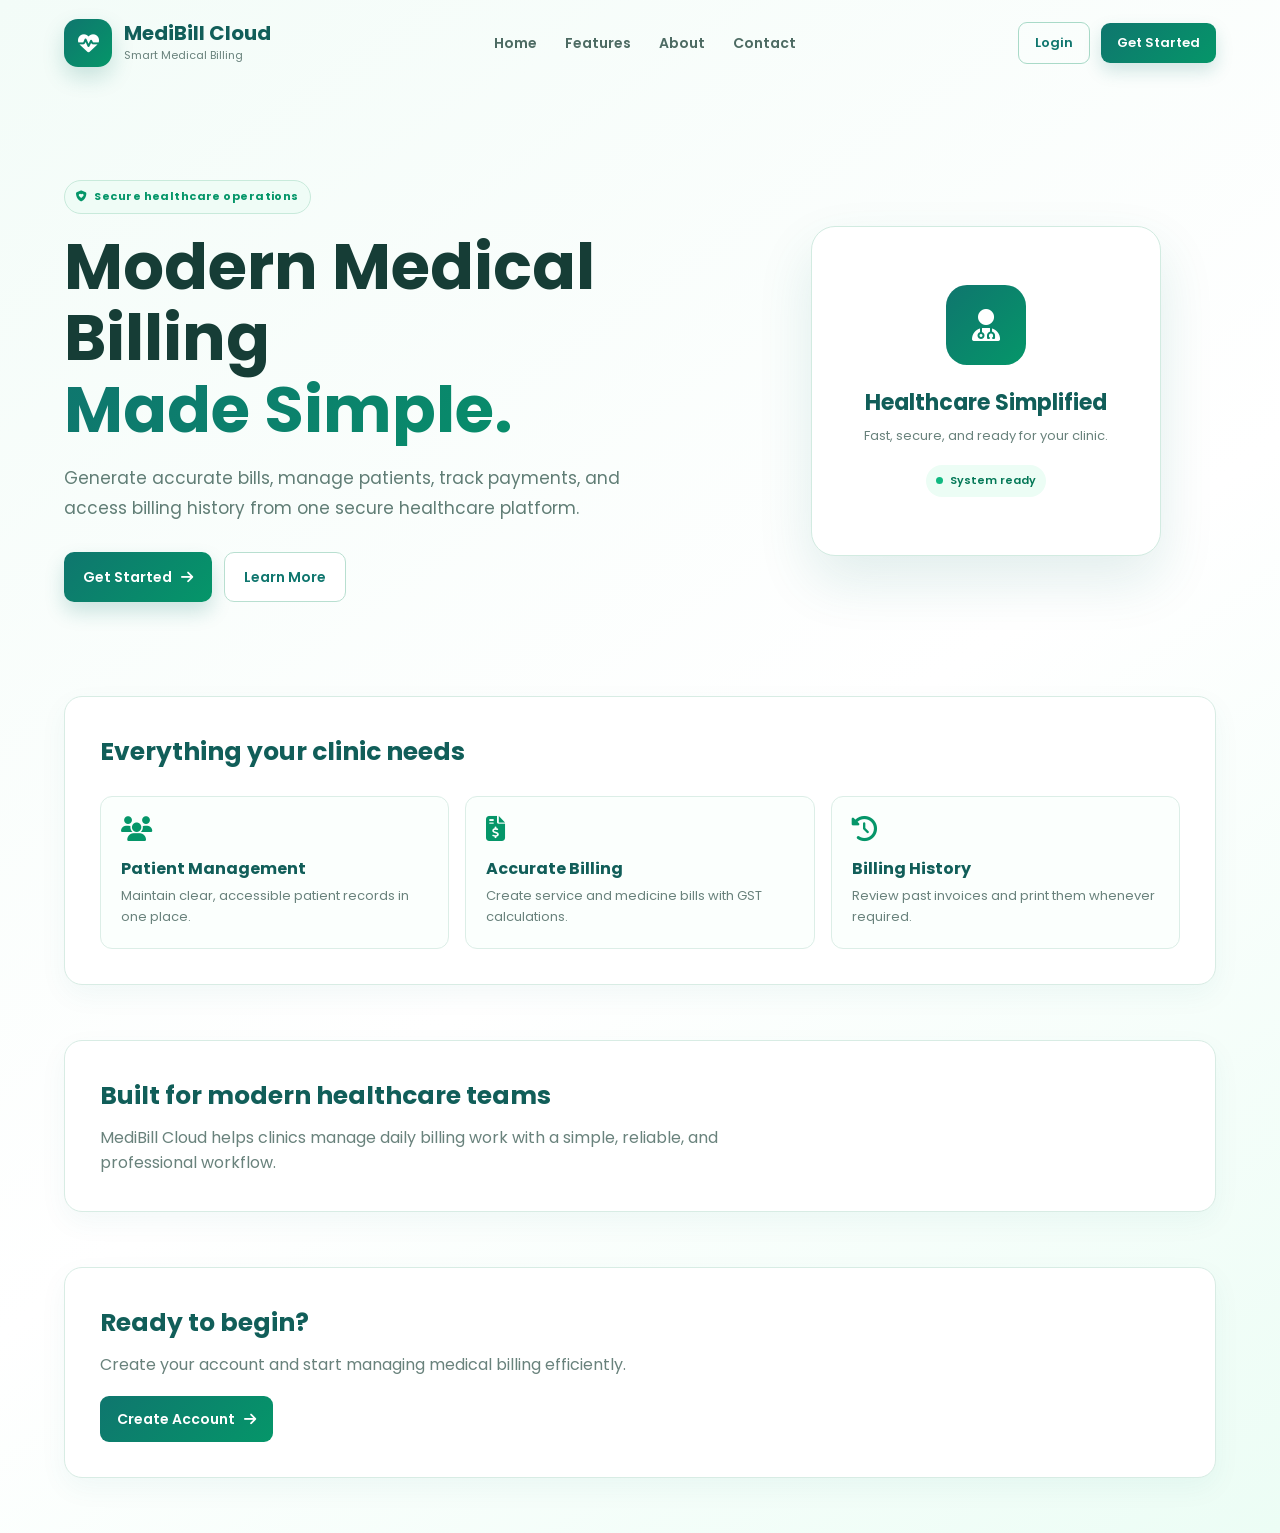
<file: html/index.html>
<!DOCTYPE html>
<html lang="en">
<head>
    <meta charset="UTF-8">
    <meta name="viewport" content="width=device-width, initial-scale=1.0">
    <meta name="description" content="MediBill Cloud – secure medical billing and patient management.">
    <title>MediBill Cloud | Medical Billing Made Simple</title>

    <link rel="preconnect" href="https://fonts.googleapis.com">
    <link rel="preconnect" href="https://fonts.gstatic.com" crossorigin>
    <link href="https://fonts.googleapis.com/css2?family=Poppins:wght@300;400;500;600;700;800&display=swap" rel="stylesheet">

    <link rel="stylesheet" href="https://cdnjs.cloudflare.com/ajax/libs/font-awesome/6.7.2/css/all.min.css">
    <link rel="stylesheet" href="../css/main.css">
    <link rel="stylesheet" href="../css/index.css">
</head>

<body>
    <header>
        <nav class="navbar" aria-label="Main navigation">
            <a class="logo" href="index.html" aria-label="MediBill Cloud home">
                <span class="logo-box">
                    <i class="fa-solid fa-heart-pulse"></i>
                </span>

                <span>
                    <h2>MediBill Cloud</h2>
                    <p>Smart Medical Billing</p>
                </span>
            </a>

            <ul>
                <li><a href="#home">Home</a></li>
                <li><a href="#features">Features</a></li>
                <li><a href="#about">About</a></li>
                <li><a href="#contact">Contact</a></li>
            </ul>

            <div class="nav-buttons">
                <a href="login.html" class="login-btn">Login</a>
                <a href="register.html" class="demo-btn">Get Started</a>
            </div>
        </nav>
    </header>

    <main>
        <section class="hero" id="home">
            <div class="hero-left">
                <p class="eyebrow">
                    <i class="fa-solid fa-shield-heart"></i>
                    Secure healthcare operations
                </p>

                <h1>
                    Modern Medical Billing
                    <span>Made Simple.</span>
                </h1>

                <p>
                    Generate accurate bills, manage patients, track payments,
                    and access billing history from one secure healthcare platform.
                </p>

                <div class="hero-buttons">
                    <a href="register.html" class="primary">
                        Get Started
                        <i class="fa-solid fa-arrow-right"></i>
                    </a>

                    <a href="#features" class="secondary">
                        Learn More
                    </a>
                </div>
            </div>

            <div class="hero-right" aria-hidden="true">
                <div class="hero-card">
                    <div class="icon">
                        <i class="fa-solid fa-user-doctor"></i>
                    </div>

                    <h3>Healthcare Simplified</h3>
                    <p>Fast, secure, and ready for your clinic.</p>

                    <div class="hero-card-status">
                        <span></span>
                        System ready
                    </div>
                </div>
            </div>
        </section>

        <section id="features" class="home-section">
            <h2>Everything your clinic needs</h2>

            <div class="feature-grid">
                <article class="feature-card">
                    <i class="fa-solid fa-users"></i>
                    <h3>Patient Management</h3>
                    <p>Maintain clear, accessible patient records in one place.</p>
                </article>

                <article class="feature-card">
                    <i class="fa-solid fa-file-invoice-dollar"></i>
                    <h3>Accurate Billing</h3>
                    <p>Create service and medicine bills with GST calculations.</p>
                </article>

                <article class="feature-card">
                    <i class="fa-solid fa-clock-rotate-left"></i>
                    <h3>Billing History</h3>
                    <p>Review past invoices and print them whenever required.</p>
                </article>
            </div>
        </section>

        <section id="about" class="home-section">
            <h2>Built for modern healthcare teams</h2>
            <p>
                MediBill Cloud helps clinics manage daily billing work with a simple,
                reliable, and professional workflow.
            </p>
        </section>

        <section id="contact" class="home-section">
            <h2>Ready to begin?</h2>
            <p>Create your account and start managing medical billing efficiently.</p>
            <a href="register.html" class="primary">
                Create Account
                <i class="fa-solid fa-arrow-right"></i>
            </a>
        </section>
    </main>
</body>
</html>
</file>
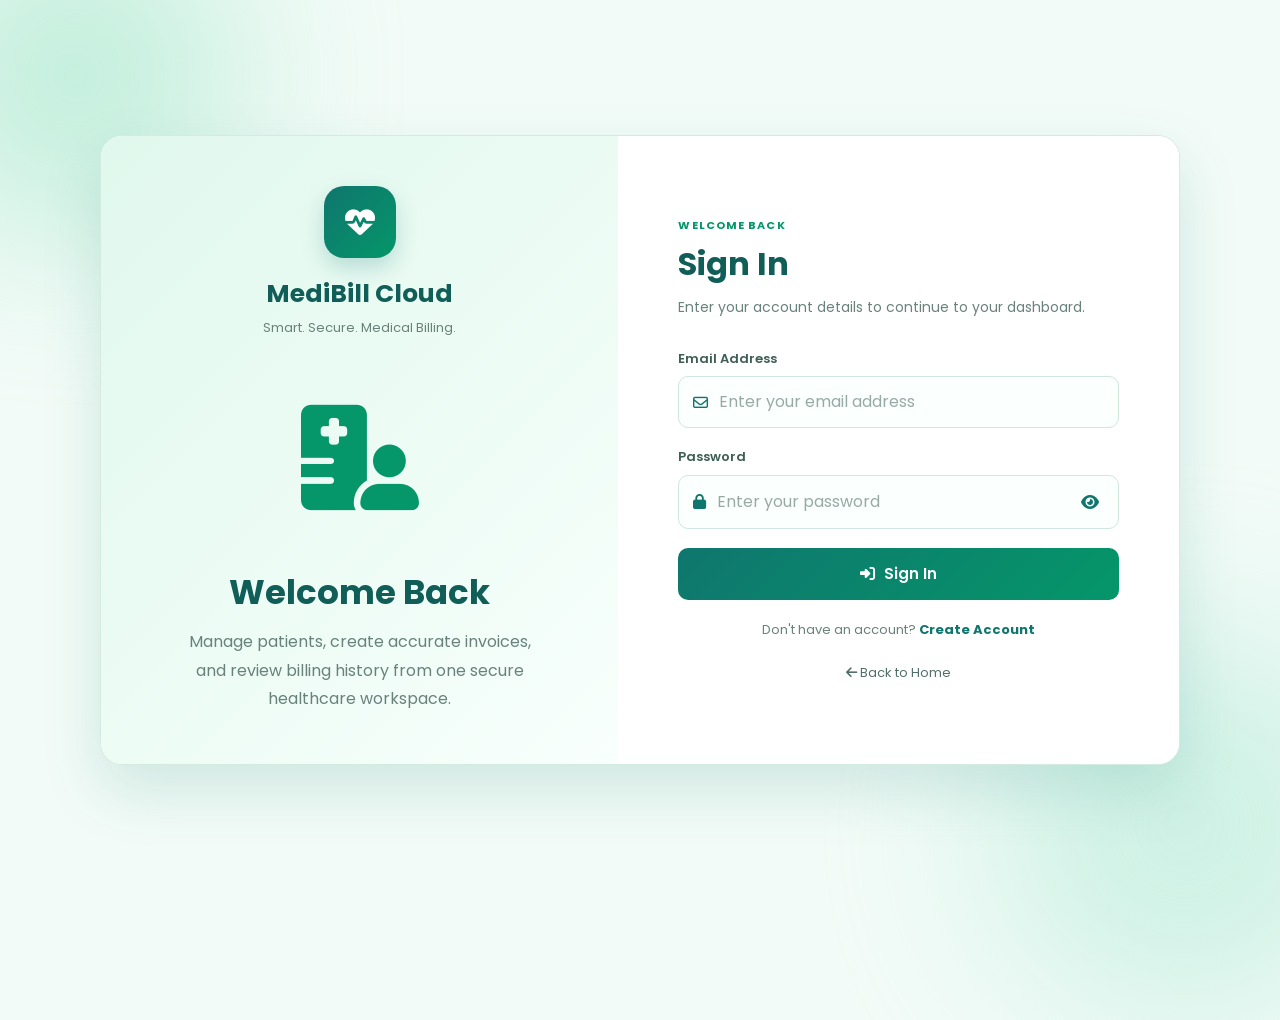
<file: html/dashboard.html>
<!DOCTYPE html>
<html lang="en">
<head>
    <meta charset="UTF-8">
    <meta name="viewport" content="width=device-width, initial-scale=1.0">
    <meta name="description" content="MediBill Cloud dashboard for patients, billing, and invoice history.">
    <title>MediBill Cloud | Dashboard</title>

    <link rel="preconnect" href="https://fonts.googleapis.com">
    <link rel="preconnect" href="https://fonts.gstatic.com" crossorigin>
    <link href="https://fonts.googleapis.com/css2?family=Poppins:wght@300;400;500;600;700&display=swap" rel="stylesheet">

    <link rel="stylesheet" href="https://cdnjs.cloudflare.com/ajax/libs/font-awesome/6.7.2/css/all.min.css">
    <link rel="stylesheet" href="../css/main.css">
    <link rel="stylesheet" href="../css/dashboard.css">
</head>

<body>
    <aside class="sidebar">
        <div class="logo">
            <div class="logo-icon">
                <i class="fa-solid fa-heart-pulse"></i>
            </div>

            <div>
                <h2>MediBill</h2>
                <p>Healthcare</p>
            </div>
        </div>

        <nav aria-label="Main navigation">
            <ul class="menu">
                <li class="active">
                    <a href="dashboard.html">
                        <i class="fa-solid fa-house"></i>
                        <span>Dashboard</span>
                    </a>
                </li>

                <li>
                    <a href="patient.html">
                        <i class="fa-solid fa-user-group"></i>
                        <span>Patients</span>
                    </a>
                </li>

                <li>
                    <a href="billing.html">
                        <i class="fa-solid fa-file-invoice-dollar"></i>
                        <span>Billing</span>
                    </a>
                </li>

                <li>
                    <a href="History.html">
                        <i class="fa-solid fa-clock-rotate-left"></i>
                        <span>Billing History</span>
                    </a>
                </li>
            </ul>
        </nav>

        <div class="logout">
            <a href="login.html" id="logoutBtn">
                <i class="fa-solid fa-right-from-bracket"></i>
                <span>Sign out</span>
            </a>
        </div>
    </aside>

    <main class="main-content">
        <div class="dashboard-container">
            <header class="topbar">
                <div class="top-left">
                    <p class="eyebrow">OVERVIEW</p>
                    <h1>Dashboard</h1>
                    <p id="welcomeMessage">Welcome back</p>
                </div>

                <div class="profile">
                    <div class="profile-icon">
                        <i class="fa-solid fa-user-doctor"></i>
                    </div>

                    <div>
                        <h4 id="profileName">Loading...</h4>
                        <span>Medical Staff</span>
                    </div>
                </div>
            </header>

            <section class="welcome-banner">
                <div class="welcome-text">
                    <h2 id="greeting">Welcome</h2>

                    <p>
                        Manage patient records, create bills, and review invoice history
                        from one secure healthcare workspace.
                    </p>

                    <a href="billing.html" class="primary-btn">
                        Create Bill
                        <i class="fa-solid fa-arrow-right"></i>
                    </a>
                </div>

                <div class="welcome-image" aria-hidden="true">
                    <i class="fa-solid fa-hospital-user"></i>
                </div>
            </section>

            <section class="stats-grid">
                <article class="stat-card">
                    <div class="stat-icon patients">
                        <i class="fa-solid fa-user-group"></i>
                    </div>

                    <div>
                        <h2 id="totalPatients">0</h2>
                        <p>Total Patients</p>
                    </div>
                </article>

                <article class="stat-card">
                    <div class="stat-icon bills">
                        <i class="fa-solid fa-file-invoice-dollar"></i>
                    </div>

                    <div>
                        <h2 id="totalBills">0</h2>
                        <p>Total Bills</p>
                    </div>
                </article>

                <article class="stat-card">
                    <div class="stat-icon revenue">
                        <i class="fa-solid fa-indian-rupee-sign"></i>
                    </div>

                    <div>
                        <h2 id="totalRevenue">₹0</h2>
                        <p>Total Revenue</p>
                    </div>
                </article>

                <article class="stat-card">
                    <div class="stat-icon pending-icon">
                        <i class="fa-solid fa-circle-check"></i>
                    </div>

                    <div>
                        <h2 id="pendingBills">0</h2>
                        <p>Pending Bills</p>
                    </div>
                </article>
            </section>

            <section class="dashboard-grid">
                <article class="card">
                    <div class="card-heading">
                        <div>
                            <p class="eyebrow">SHORTCUTS</p>
                            <h3>Quick Actions</h3>
                        </div>
                    </div>

                    <div class="quick-actions">
                        <a href="patient.html" class="action-btn">
                            <i class="fa-solid fa-user-plus"></i>
                            <span>Add Patient</span>
                        </a>

                        <a href="billing.html" class="action-btn">
                            <i class="fa-solid fa-file-circle-plus"></i>
                            <span>Create Bill</span>
                        </a>

                        <a href="History.html" class="action-btn">
                            <i class="fa-solid fa-clock-rotate-left"></i>
                            <span>Billing History</span>
                        </a>
                    </div>
                </article>

                <article class="card">
                    <div class="card-heading">
                        <div>
                            <p class="eyebrow">PATIENTS</p>
                            <h3>Recent Patients</h3>
                        </div>

                        <a href="patient.html" class="text-link">View all</a>
                    </div>

                    <div class="table-wrap">
                        <table>
                            <thead>
                                <tr>
                                    <th>Name</th>
                                    <th>Age</th>
                                    <th>Condition</th>
                                </tr>
                            </thead>

                            <tbody id="recentPatients">
                                <tr>
                                    <td colspan="3" class="empty-state">
                                        Loading patients...
                                    </td>
                                </tr>
                            </tbody>
                        </table>
                    </div>
                </article>
            </section>

            <section class="card">
                <div class="card-heading">
                    <div>
                        <p class="eyebrow">INVOICES</p>
                        <h3>Recent Bills</h3>
                    </div>

                    <a href="History.html" class="text-link">View all</a>
                </div>

                <div class="table-wrap">
                    <table>
                        <thead>
                            <tr>
                                <th>Bill Number</th>
                                <th>Patient</th>
                                <th>Amount</th>
                                <th>Payment Status</th>
                            </tr>
                        </thead>

                        <tbody id="recentBills">
                            <tr>
                                <td colspan="4" class="empty-state">
                                    Loading billing records...
                                </td>
                            </tr>
                        </tbody>
                    </table>
                </div>
            </section>

            <footer class="footer">
                <p>&copy; 2026 MediBill Healthcare. All rights reserved.</p>
            </footer>
        </div>
    </main>

    <script src="../js/dashboard.js"></script>
</body>
</html>
</file>
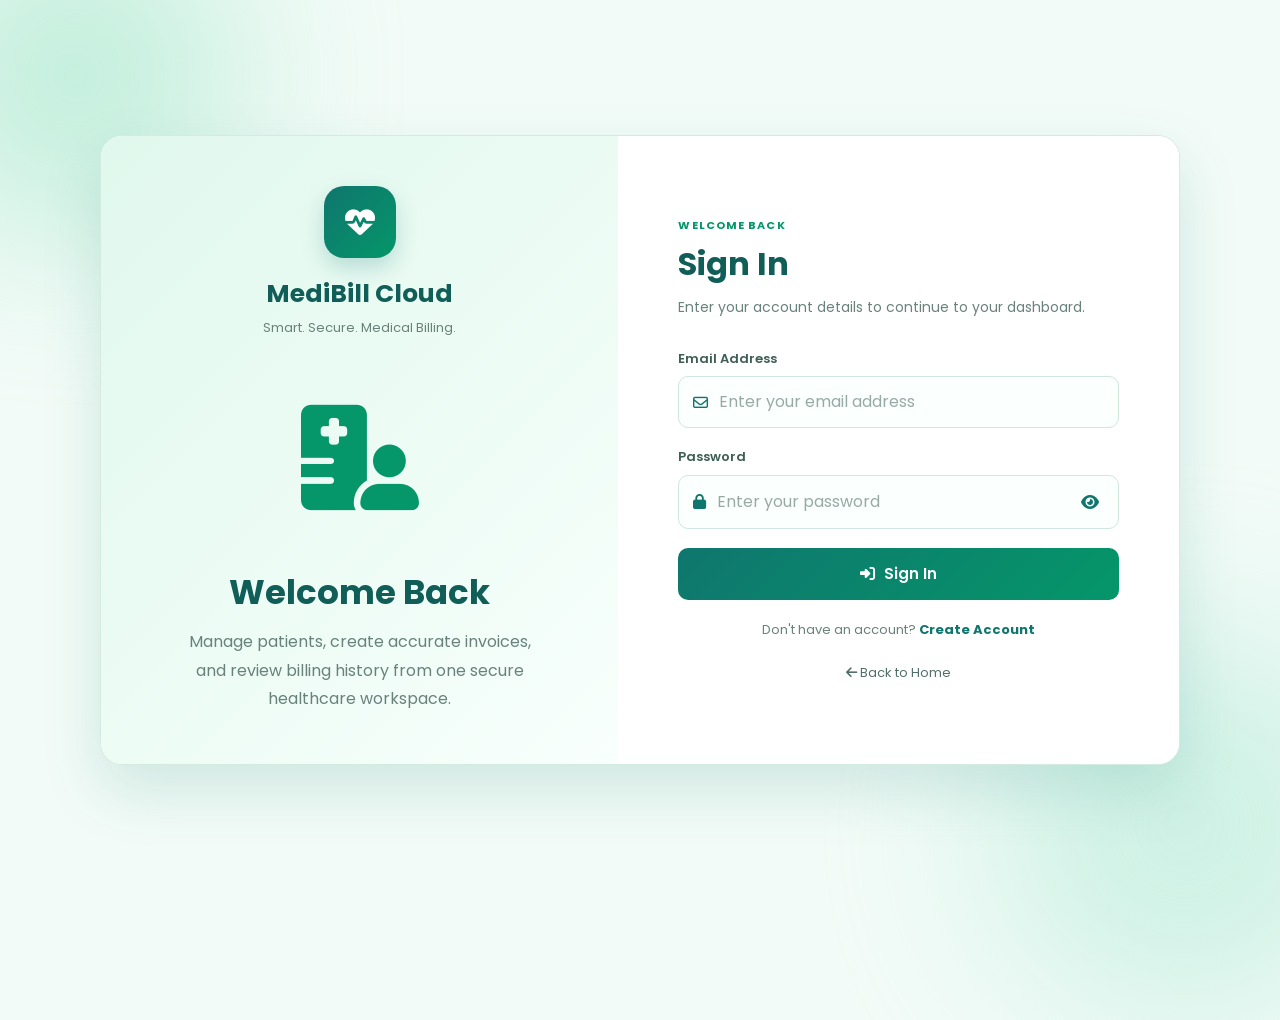
<file: html/login.html>
<!DOCTYPE html>
<html lang="en">
<head>
    <meta charset="UTF-8">
    <meta name="viewport" content="width=device-width, initial-scale=1.0">
    <meta name="description" content="Sign in to MediBill Cloud.">
    <title>MediBill Cloud | Sign In</title>

    <link rel="preconnect" href="https://fonts.googleapis.com">
    <link rel="preconnect" href="https://fonts.gstatic.com" crossorigin>
    <link href="https://fonts.googleapis.com/css2?family=Poppins:wght@300;400;500;600;700&display=swap" rel="stylesheet">

    <link rel="stylesheet" href="https://cdnjs.cloudflare.com/ajax/libs/font-awesome/6.7.2/css/all.min.css">
    <link rel="stylesheet" href="../css/main.css">
    <link rel="stylesheet" href="../css/login.css">
</head>

<body class="auth-page">
    <div class="blob blob1"></div>
    <div class="blob blob2"></div>

    <main class="login-container">
        <section class="left-panel">
            <div class="brand">
                <div class="brand-icon">
                    <i class="fa-solid fa-heart-pulse"></i>
                </div>

                <h2>MediBill Cloud</h2>
                <p>Smart. Secure. Medical Billing.</p>
            </div>

            <div class="illustration" aria-hidden="true">
                <i class="fa-solid fa-hospital-user"></i>
            </div>

            <h1>Welcome Back</h1>

            <p>
                Manage patients, create accurate invoices, and review billing
                history from one secure healthcare workspace.
            </p>
        </section>

        <section class="right-panel">
            <p class="auth-eyebrow">WELCOME BACK</p>
            <h2>Sign In</h2>

            <p class="subtitle">
                Enter your account details to continue to your dashboard.
            </p>

            <form id="loginForm">
                <div class="input-group">
                    <label for="email">Email Address</label>

                    <div class="input-box">
                        <i class="fa-regular fa-envelope"></i>

                        <input
                            type="email"
                            id="email"
                            placeholder="Enter your email address"
                            autocomplete="email"
                            required>
                    </div>
                </div>

                <div class="input-group">
                    <label for="password">Password</label>

                    <div class="input-box">
                        <i class="fa-solid fa-lock"></i>

                        <input
                            type="password"
                            id="password"
                            placeholder="Enter your password"
                            autocomplete="current-password"
                            required>

                        <button
                            type="button"
                            class="togglePassword"
                            aria-label="Show or hide password">
                            <i class="fa-solid fa-eye"></i>
                        </button>
                    </div>
                </div>

                <button type="submit" class="login-btn">
                    <i class="fa-solid fa-right-to-bracket"></i>
                    Sign In
                </button>
            </form>

            <p class="register-text">
                Don't have an account?
                <a href="register.html">Create Account</a>
            </p>

            <a href="index.html" class="back-home">
                <i class="fa-solid fa-arrow-left"></i>
                Back to Home
            </a>
        </section>
    </main>

    <script src="../js/auth.js"></script>
</body>
</html>
</file>
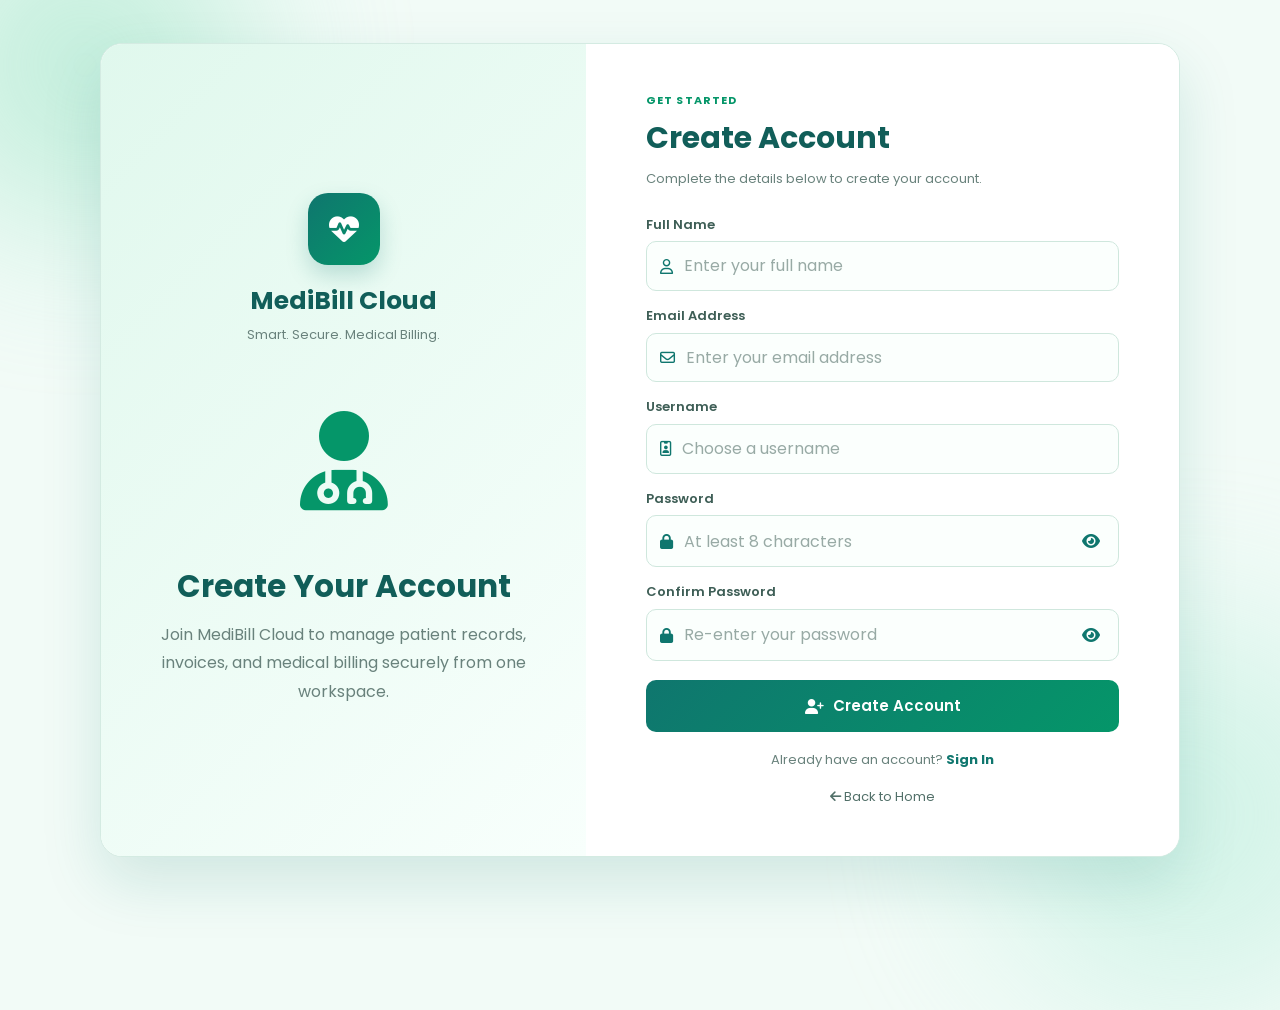
<file: html/register.html>
<!DOCTYPE html>
<html lang="en">
<head>
    <meta charset="UTF-8">
    <meta name="viewport" content="width=device-width, initial-scale=1.0">
    <meta name="description" content="Create a MediBill Cloud account.">
    <title>MediBill Cloud | Create Account</title>

    <link rel="preconnect" href="https://fonts.googleapis.com">
    <link rel="preconnect" href="https://fonts.gstatic.com" crossorigin>
    <link href="https://fonts.googleapis.com/css2?family=Poppins:wght@300;400;500;600;700&display=swap" rel="stylesheet">

    <link rel="stylesheet" href="https://cdnjs.cloudflare.com/ajax/libs/font-awesome/6.7.2/css/all.min.css">
    <link rel="stylesheet" href="../css/main.css">
    <link rel="stylesheet" href="../css/register.css">
</head>

<body class="register-page">
    <div class="blob blob1"></div>
    <div class="blob blob2"></div>

    <main class="register-container">
        <section class="left-panel">
            <div class="brand">
                <div class="brand-icon">
                    <i class="fa-solid fa-heart-pulse"></i>
                </div>

                <h1>MediBill Cloud</h1>
                <p>Smart. Secure. Medical Billing.</p>
            </div>

            <div class="register-illustration" aria-hidden="true">
                <i class="fa-solid fa-user-doctor"></i>
            </div>

            <h2>Create Your Account</h2>

            <p>
                Join MediBill Cloud to manage patient records, invoices,
                and medical billing securely from one workspace.
            </p>
        </section>

        <section class="right-panel">
            <form id="registerForm">
                <p class="auth-eyebrow">GET STARTED</p>
                <h2>Create Account</h2>

                <p class="subtitle">
                    Complete the details below to create your account.
                </p>

                <div class="input-group">
                    <label for="fullName">Full Name</label>

                    <div class="input-box">
                        <i class="fa-regular fa-user"></i>

                        <input
                            type="text"
                            id="fullName"
                            placeholder="Enter your full name"
                            maxlength="100"
                            autocomplete="name"
                            required>
                    </div>
                </div>

                <div class="input-group">
                    <label for="email">Email Address</label>

                    <div class="input-box">
                        <i class="fa-regular fa-envelope"></i>

                        <input
                            type="email"
                            id="email"
                            placeholder="Enter your email address"
                            maxlength="254"
                            autocomplete="email"
                            required>
                    </div>
                </div>

                <div class="input-group">
                    <label for="username">Username</label>

                    <div class="input-box">
                        <i class="fa-regular fa-id-badge"></i>

                        <input
                            type="text"
                            id="username"
                            placeholder="Choose a username"
                            maxlength="50"
                            autocomplete="username"
                            required>
                    </div>
                </div>

                <div class="input-group">
                    <label for="password">Password</label>

                    <div class="input-box">
                        <i class="fa-solid fa-lock"></i>

                        <input
                            type="password"
                            id="password"
                            placeholder="At least 8 characters"
                            minlength="8"
                            autocomplete="new-password"
                            required>

                        <button
                            type="button"
                            class="togglePassword"
                            aria-label="Show or hide password">
                            <i class="fa-solid fa-eye"></i>
                        </button>
                    </div>
                </div>

                <div class="input-group">
                    <label for="confirmPassword">Confirm Password</label>

                    <div class="input-box">
                        <i class="fa-solid fa-lock"></i>

                        <input
                            type="password"
                            id="confirmPassword"
                            placeholder="Re-enter your password"
                            minlength="8"
                            autocomplete="new-password"
                            required>

                        <button
                            type="button"
                            class="togglePassword"
                            aria-label="Show or hide password">
                            <i class="fa-solid fa-eye"></i>
                        </button>
                    </div>
                </div>

                <button type="submit" class="register-btn">
                    <i class="fa-solid fa-user-plus"></i>
                    Create Account
                </button>

                <p class="login-link">
                    Already have an account?
                    <a href="login.html">Sign In</a>
                </p>

                <a href="index.html" class="back-home">
                    <i class="fa-solid fa-arrow-left"></i>
                    Back to Home
                </a>
            </form>
        </section>
    </main>

    <script src="../js/auth.js"></script>
</body>
</html>
</file>
<file: css/main.css>
:root {
    --teal-900: #115e59;
    --teal-700: #0f766e;
    --teal-600: #0d9488;
    --emerald-600: #059669;
    --emerald-100: #d1fae5;
    --mint-50: #f0fdfa;
    --mint-100: #ecfdf5;
    --surface: #ffffff;
    --background: #f4fbf9;
    --text: #173b36;
    --muted: #69827c;
    --border: #d9ebe6;
    --danger: #b91c1c;
}

* {
    margin: 0;
    padding: 0;
    box-sizing: border-box;
    font-family: "Poppins", sans-serif;
}

html {
    scroll-behavior: smooth;
}

body {
    min-height: 100vh;
    background: var(--background);
    color: var(--text);
    line-height: 1.6;
    overflow-x: hidden;
}

a {
    color: inherit;
    text-decoration: none;
}

button,
input,
select,
textarea {
    font: inherit;
}

button {
    border: none;
    cursor: pointer;
}

img {
    display: block;
    max-width: 100%;
}

/* Shared buttons */

.primary-btn {
    display: inline-flex;
    align-items: center;
    justify-content: center;
    gap: 9px;
    padding: 13px 20px;
    border: none;
    border-radius: 10px;
    background: linear-gradient(135deg, var(--teal-700), var(--emerald-600));
    color: #ffffff;
    font-size: 14px;
    font-weight: 600;
    box-shadow: 0 8px 18px rgba(15, 118, 110, 0.2);
    transition: 0.25s ease;
}

.primary-btn:hover {
    background: linear-gradient(135deg, var(--teal-900), var(--teal-600));
    box-shadow: 0 12px 24px rgba(15, 118, 110, 0.28);
    transform: translateY(-2px);
}

.primary-btn:disabled {
    cursor: not-allowed;
    opacity: 0.65;
    transform: none;
}

.secondary-btn {
    display: inline-flex;
    align-items: center;
    justify-content: center;
    gap: 9px;
    padding: 13px 20px;
    border: 1px solid var(--border);
    border-radius: 10px;
    background: #ffffff;
    color: var(--teal-900);
    font-weight: 600;
    transition: 0.25s ease;
}

.secondary-btn:hover {
    border-color: var(--teal-600);
    background: var(--mint-50);
}

/* Sidebar */

.sidebar {
    position: fixed;
    top: 0;
    left: 0;
    z-index: 10;
    width: 260px;
    height: 100vh;
    padding: 24px 16px;
    display: flex;
    flex-direction: column;
    background: linear-gradient(180deg, #ffffff 0%, #ecfdf5 100%);
    border-right: 1px solid var(--border);
    box-shadow: 8px 0 24px rgba(15, 118, 110, 0.06);
}

.logo {
    display: flex;
    align-items: center;
    gap: 12px;
    margin-bottom: 28px;
    padding: 0 10px;
}

.logo-icon {
    width: 44px;
    height: 44px;
    display: grid;
    place-items: center;
    border-radius: 13px;
    background: linear-gradient(135deg, var(--teal-700), var(--emerald-600));
    color: #ffffff;
    font-size: 20px;
    box-shadow: 0 8px 16px rgba(15, 118, 110, 0.18);
}

.logo h2 {
    font-size: 20px;
    line-height: 1.2;
    color: var(--teal-900);
}

.logo p {
    margin-top: 2px;
    color: var(--muted);
    font-size: 12px;
}

.menu {
    flex: 1;
    list-style: none;
}

.menu li {
    margin-bottom: 6px;
}

.menu li a,
.logout a {
    display: flex;
    align-items: center;
    gap: 13px;
    padding: 12px 14px;
    border-radius: 10px;
    color: #4f6b64;
    font-size: 14px;
    font-weight: 600;
    transition: 0.25s ease;
}

.menu li a i,
.logout a i {
    width: 20px;
    text-align: center;
    font-size: 16px;
}

.menu li a:hover,
.menu li.active a {
    background: var(--emerald-100);
    color: var(--teal-900);
}

.menu li.active a {
    box-shadow: inset 3px 0 0 var(--emerald-600);
}

.logout {
    margin-top: auto;
    padding-top: 16px;
    border-top: 1px solid var(--border);
}

.logout a:hover {
    background: #fef2f2;
    color: var(--danger);
}

/* Main area */

.main-content {
    min-height: 100vh;
    margin-left: 260px;
    padding: 34px;
}

.dashboard-container {
    width: 100%;
    max-width: 1400px;
    margin: 0 auto;
}

.page-header,
.topbar {
    display: flex;
    justify-content: space-between;
    align-items: center;
    gap: 20px;
    margin-bottom: 24px;
}

.page-header h1,
.top-left h1 {
    margin: 3px 0 5px;
    color: var(--teal-900);
    font-size: 30px;
}

.page-header > div > p:last-child,
.top-left > p {
    color: var(--muted);
    font-size: 14px;
}

.eyebrow {
    color: var(--emerald-600);
    font-size: 11px;
    font-weight: 700;
    letter-spacing: 0.1em;
}

/* Cards and tables */

.card,
.topbar {
    padding: 24px;
    background: var(--surface);
    border: 1px solid var(--border);
    border-radius: 16px;
    box-shadow: 0 8px 24px rgba(15, 118, 110, 0.06);
}

.card {
    margin-bottom: 24px;
}

.card h3 {
    color: var(--teal-900);
    font-size: 19px;
}

.card-heading {
    display: flex;
    align-items: center;
    justify-content: space-between;
    gap: 16px;
    margin-bottom: 18px;
}

.text-link {
    color: var(--teal-700);
    font-size: 13px;
    font-weight: 600;
}

.text-link:hover {
    color: var(--emerald-600);
    text-decoration: underline;
}

.table-wrap {
    width: 100%;
    overflow-x: auto;
}

table {
    width: 100%;
    border-collapse: collapse;
}

thead {
    background: #effaf6;
}

th {
    padding: 13px;
    color: #477169;
    font-size: 11px;
    font-weight: 700;
    letter-spacing: 0.04em;
    text-align: left;
    text-transform: uppercase;
    white-space: nowrap;
}

td {
    padding: 13px;
    border-bottom: 1px solid #e7f2ef;
    color: #4c6861;
    font-size: 14px;
}

tbody tr:hover td {
    background: #fbfffd;
}

.empty-state {
    padding: 30px !important;
    color: var(--muted);
    text-align: center;
}

/* Forms */

.form-grid {
    display: grid;
    grid-template-columns: repeat(2, minmax(0, 1fr));
    gap: 18px;
}

.form-group {
    display: flex;
    flex-direction: column;
    gap: 7px;
}

.full-width {
    grid-column: 1 / -1;
}

.form-group label {
    color: #3e5e56;
    font-size: 13px;
    font-weight: 600;
}

input,
select,
textarea {
    width: 100%;
    padding: 11px 12px;
    border: 1px solid #cce4dd;
    border-radius: 9px;
    outline: none;
    background: #ffffff;
    color: var(--text);
    transition: 0.2s ease;
}

input::placeholder,
textarea::placeholder {
    color: #98aaa5;
}

input:focus,
select:focus,
textarea:focus {
    border-color: var(--teal-600);
    box-shadow: 0 0 0 3px rgba(13, 148, 136, 0.14);
}

textarea {
    resize: vertical;
}

.form-buttons {
    display: flex;
    flex-wrap: wrap;
    gap: 12px;
    margin-top: 24px;
}

/* Search */

.search-box {
    display: flex;
    align-items: center;
    gap: 9px;
    min-width: 250px;
    padding: 0 12px;
    border: 1px solid var(--border);
    border-radius: 9px;
    background: #ffffff;
    color: var(--teal-700);
}

.search-box input {
    padding-left: 0;
    border: none;
    box-shadow: none;
}

/* Footer */

.footer {
    margin-top: 28px;
    padding: 18px;
    color: var(--muted);
    font-size: 13px;
    text-align: center;
}

/* Responsive */

@media (max-width: 900px) {
    .sidebar {
        position: relative;
        width: 100%;
        height: auto;
    }

    .main-content {
        margin-left: 0;
        padding: 20px;
    }

    .menu {
        display: flex;
        flex-wrap: wrap;
        gap: 5px;
    }

    .menu li {
        margin: 0;
    }

    .logout {
        display: none;
    }
}

@media (max-width: 650px) {
    .page-header,
    .topbar,
    .card-heading {
        align-items: flex-start;
        flex-direction: column;
    }

    .form-grid {
        grid-template-columns: 1fr;
    }

    .full-width {
        grid-column: auto;
    }

    .search-box {
        width: 100%;
        min-width: 0;
    }

    .primary-btn,
    .secondary-btn {
        width: 100%;
    }
}
</file>
<file: css/index.css>
body {
    background: linear-gradient(145deg, #f3fcf8 0%, #ffffff 55%, #ecfdf5 100%);
    color: #173b36;
}

/* Navbar */

.navbar {
    display: flex;
    width: min(1180px, 90%);
    min-height: 86px;
    align-items: center;
    justify-content: space-between;
    margin: 0 auto;
}

.navbar .logo {
    display: flex;
    align-items: center;
    gap: 12px;
    margin: 0;
    padding: 0;
}

.logo-box {
    display: grid;
    width: 48px;
    height: 48px;
    place-items: center;
    border-radius: 14px;
    background: linear-gradient(135deg, #0f766e, #059669);
    color: #ffffff;
    font-size: 21px;
    box-shadow: 0 10px 22px rgba(15, 118, 110, 0.2);
}

.navbar .logo h2 {
    color: #115e59;
    font-size: 20px;
    line-height: 1.2;
}

.navbar .logo p {
    margin: 2px 0 0;
    color: #69827c;
    font-size: 11px;
}

.navbar ul {
    display: flex;
    gap: 28px;
    list-style: none;
}

.navbar ul a {
    color: #4d6b63;
    font-size: 14px;
    font-weight: 600;
    transition: 0.2s ease;
}

.navbar ul a:hover {
    color: #059669;
}

.nav-buttons {
    display: flex;
    align-items: center;
    gap: 11px;
}

.nav-buttons .login-btn,
.nav-buttons .demo-btn {
    padding: 10px 16px;
    border-radius: 9px;
    font-size: 13px;
    font-weight: 600;
    transition: 0.2s ease;
}

.nav-buttons .login-btn {
    border: 1px solid #a9dac8;
    color: #0f766e;
}

.nav-buttons .login-btn:hover {
    background: #ecfdf5;
}

.nav-buttons .demo-btn {
    background: linear-gradient(135deg, #0f766e, #059669);
    color: #ffffff;
    box-shadow: 0 8px 17px rgba(15, 118, 110, 0.18);
}

.nav-buttons .demo-btn:hover {
    box-shadow: 0 11px 22px rgba(15, 118, 110, 0.25);
    transform: translateY(-2px);
}

/* Hero */

.hero {
    display: flex;
    width: min(1180px, 90%);
    min-height: 610px;
    align-items: center;
    justify-content: space-between;
    gap: 45px;
    margin: 0 auto;
}

.hero-left {
    width: 56%;
}

.hero-left .eyebrow {
    display: inline-flex;
    align-items: center;
    gap: 7px;
    padding: 7px 11px;
    border: 1px solid #c8eadb;
    border-radius: 20px;
    background: #effcf6;
    color: #059669;
    font-size: 11px;
    font-weight: 700;
    letter-spacing: 0.04em;
}

.hero-left h1 {
    max-width: 650px;
    margin: 17px 0;
    color: #163d36;
    font-size: clamp(42px, 5vw, 66px);
    line-height: 1.12;
}

.hero-left h1 span {
    display: block;
    background: linear-gradient(135deg, #0f766e, #059669);
    -webkit-background-clip: text;
    background-clip: text;
    -webkit-text-fill-color: transparent;
}

.hero-left > p:not(.eyebrow) {
    max-width: 610px;
    margin-bottom: 28px;
    color: #607d75;
    font-size: 17px;
    line-height: 1.8;
}

.hero-buttons {
    display: flex;
    flex-wrap: wrap;
    gap: 12px;
}

.hero-buttons .primary,
.hero-buttons .secondary {
    display: inline-flex;
    align-items: center;
    justify-content: center;
    gap: 9px;
    padding: 13px 19px;
    border-radius: 10px;
    font-size: 14px;
    font-weight: 600;
    transition: 0.2s ease;
}

.hero-buttons .primary {
    background: linear-gradient(135deg, #0f766e, #059669);
    color: #ffffff;
    box-shadow: 0 10px 20px rgba(15, 118, 110, 0.2);
}

.hero-buttons .primary:hover {
    transform: translateY(-2px);
}

.hero-buttons .secondary {
    border: 1px solid #b8dfd0;
    background: #ffffff;
    color: #0f766e;
}

.hero-buttons .secondary:hover {
    background: #ecfdf5;
}

/* Hero card */

.hero-right {
    display: flex;
    width: 40%;
    justify-content: center;
}

.hero-card {
    display: flex;
    width: min(350px, 100%);
    min-height: 330px;
    flex-direction: column;
    align-items: center;
    justify-content: center;
    padding: 35px;
    border: 1px solid #d2ebe1;
    border-radius: 24px;
    background: #ffffff;
    box-shadow: 0 25px 55px rgba(15, 118, 110, 0.12);
    text-align: center;
    animation: float 4s ease-in-out infinite;
}

.hero-card .icon {
    display: grid;
    width: 80px;
    height: 80px;
    margin-bottom: 20px;
    place-items: center;
    border-radius: 21px;
    background: linear-gradient(135deg, #0f766e, #059669);
    color: #ffffff;
    font-size: 32px;
}

.hero-card h3 {
    margin-bottom: 6px;
    color: #115e59;
    font-size: 22px;
}

.hero-card p {
    color: #69827c;
    font-size: 13px;
}

.hero-card-status {
    display: inline-flex;
    align-items: center;
    gap: 7px;
    margin-top: 18px;
    padding: 7px 10px;
    border-radius: 20px;
    background: #ecfdf5;
    color: #047857;
    font-size: 11px;
    font-weight: 600;
}

.hero-card-status span {
    width: 7px;
    height: 7px;
    border-radius: 50%;
    background: #10b981;
}

/* Home sections */

.home-section {
    width: min(1180px, 90%);
    margin: 0 auto 55px;
    padding: 35px;
    border: 1px solid #d8ece4;
    border-radius: 18px;
    background: #ffffff;
    box-shadow: 0 10px 28px rgba(15, 118, 110, 0.05);
}

.home-section > h2 {
    margin-bottom: 9px;
    color: #115e59;
    font-size: 25px;
}

.home-section > p {
    max-width: 700px;
    color: #69827c;
}

.home-section .primary {
    display: inline-flex;
    align-items: center;
    gap: 9px;
    margin-top: 18px;
    padding: 12px 17px;
    border-radius: 9px;
    background: linear-gradient(135deg, #0f766e, #059669);
    color: #ffffff;
    font-size: 14px;
    font-weight: 600;
}

.feature-grid {
    display: grid;
    grid-template-columns: repeat(3, 1fr);
    gap: 16px;
    margin-top: 24px;
}

.feature-card {
    padding: 20px;
    border: 1px solid #dceee7;
    border-radius: 12px;
    background: #fbfffd;
}

.feature-card > i {
    color: #059669;
    font-size: 25px;
}

.feature-card h3 {
    margin: 10px 0 5px;
    color: #115e59;
    font-size: 16px;
}

.feature-card p {
    color: #69827c;
    font-size: 13px;
}

@keyframes float {
    0%, 100% {
        transform: translateY(0);
    }

    50% {
        transform: translateY(-12px);
    }
}

@media (max-width: 900px) {
    .navbar ul {
        display: none;
    }

    .hero {
        min-height: auto;
        flex-direction: column;
        padding: 55px 0;
    }

    .hero-left,
    .hero-right {
        width: 100%;
    }

    .hero-right {
        justify-content: flex-start;
    }

    .feature-grid {
        grid-template-columns: 1fr;
    }
}

@media (max-width: 520px) {
    .navbar {
        width: 92%;
    }

    .navbar .logo p {
        display: none;
    }

    .nav-buttons .login-btn,
    .nav-buttons .demo-btn {
        padding: 9px 11px;
    }

    .hero,
    .home-section {
        width: 92%;
    }

    .home-section {
        padding: 24px;
    }

    .hero-left h1 {
        font-size: 42px;
    }
}
</file>
<file: css/dashboard.css>
/* Dashboard header */

.topbar {
    margin-bottom: 24px;
}

.top-left h1 {
    font-size: 30px;
}

.profile {
    display: flex;
    align-items: center;
    gap: 11px;
    padding: 8px 12px;
    border: 1px solid var(--border);
    border-radius: 12px;
    background: #ffffff;
}

.profile-icon {
    width: 40px;
    height: 40px;
    display: grid;
    place-items: center;
    border-radius: 50%;
    background: var(--emerald-100);
    color: var(--teal-700);
}

.profile h4 {
    color: var(--teal-900);
    font-size: 14px;
}

.profile span {
    color: var(--muted);
    font-size: 11px;
}

/* Welcome banner */

.welcome-banner {
    display: flex;
    align-items: center;
    justify-content: space-between;
    gap: 30px;
    padding: 34px;
    margin-bottom: 24px;
    border: 1px solid #c6eadb;
    border-radius: 18px;
    background: linear-gradient(120deg, #e2f8ee 0%, #f8fffc 100%);
}

.welcome-text {
    max-width: 720px;
}

.welcome-text h2 {
    margin-bottom: 8px;
    color: var(--teal-900);
    font-size: 28px;
}

.welcome-text p {
    max-width: 650px;
    margin-bottom: 20px;
    color: var(--muted);
}

.welcome-image {
    color: var(--emerald-600);
    font-size: 88px;
}

/* Statistics */

.stats-grid {
    display: grid;
    grid-template-columns: repeat(4, minmax(0, 1fr));
    gap: 16px;
    margin-bottom: 24px;
}

.stat-card {
    display: flex;
    align-items: center;
    gap: 14px;
    padding: 18px;
    border: 1px solid var(--border);
    border-radius: 14px;
    background: #ffffff;
    box-shadow: 0 8px 20px rgba(15, 118, 110, 0.05);
    transition: 0.25s ease;
}

.stat-card:hover {
    border-color: #a7dbc8;
    box-shadow: 0 12px 25px rgba(15, 118, 110, 0.1);
    transform: translateY(-3px);
}

.stat-icon {
    width: 47px;
    height: 47px;
    display: grid;
    flex-shrink: 0;
    place-items: center;
    border-radius: 12px;
    background: var(--emerald-100);
    color: var(--emerald-600);
    font-size: 20px;
}

.stat-card:nth-child(2) .stat-icon {
    background: #dff7f5;
    color: var(--teal-700);
}

.stat-card:nth-child(3) .stat-icon {
    background: #ecfdf5;
    color: #15803d;
}

.stat-card:nth-child(4) .stat-icon {
    background: #e5f8ee;
    color: var(--teal-900);
}

.stat-card h2 {
    color: var(--teal-900);
    font-size: 24px;
    line-height: 1.2;
}

.stat-card p {
    color: var(--muted);
    font-size: 12px;
}

/* Dashboard sections */

.dashboard-grid {
    display: grid;
    grid-template-columns: 0.9fr 1.4fr;
    gap: 24px;
    margin-bottom: 24px;
}

.quick-actions {
    display: grid;
    grid-template-columns: 1fr;
    gap: 10px;
}

.action-btn {
    display: flex;
    align-items: center;
    gap: 12px;
    padding: 14px;
    border: 1px solid var(--border);
    border-radius: 10px;
    background: #ffffff;
    color: var(--teal-900);
    font-size: 14px;
    font-weight: 600;
    transition: 0.2s ease;
}

.action-btn i {
    width: 20px;
    color: var(--emerald-600);
    font-size: 17px;
    text-align: center;
}

.action-btn:hover {
    border-color: #a8dcc9;
    background: var(--mint-50);
    transform: translateX(3px);
}

@media (max-width: 1100px) {
    .stats-grid {
        grid-template-columns: repeat(2, minmax(0, 1fr));
    }

    .dashboard-grid {
        grid-template-columns: 1fr;
    }
}

@media (max-width: 650px) {
    .welcome-banner {
        align-items: flex-start;
        flex-direction: column;
        padding: 24px;
    }

    .welcome-image {
        display: none;
    }

    .stats-grid {
        grid-template-columns: 1fr;
    }

    .profile {
        width: 100%;
    }
}
</file>
<file: css/login.css>
.auth-page {
    position: relative;
    display: flex;
    min-height: 100vh;
    align-items: center;
    justify-content: center;
    padding: 30px;
    overflow: hidden;
    background: #f2fbf7;
}

.blob {
    position: absolute;
    border-radius: 50%;
    filter: blur(85px);
    opacity: 0.48;
    pointer-events: none;
}

.blob1 {
    top: -90px;
    left: -90px;
    width: 330px;
    height: 330px;
    background: #8fe1bf;
}

.blob2 {
    right: -100px;
    bottom: -120px;
    width: 390px;
    height: 390px;
    background: #a8e7d1;
}

.login-container {
    position: relative;
    z-index: 1;
    display: flex;
    width: 1080px;
    max-width: 100%;
    min-height: 620px;
    overflow: hidden;
    border: 1px solid #d4ebe2;
    border-radius: 22px;
    background: #ffffff;
    box-shadow: 0 25px 60px rgba(15, 118, 110, 0.15);
}

.left-panel {
    display: flex;
    width: 48%;
    flex-direction: column;
    align-items: center;
    justify-content: center;
    padding: 50px;
    background: linear-gradient(135deg, #e0f8ed 0%, #f8fffc 100%);
    text-align: center;
}

.right-panel {
    display: flex;
    width: 52%;
    flex-direction: column;
    justify-content: center;
    padding: 60px;
    background: #ffffff;
}

.brand {
    margin-bottom: 18px;
}

.brand-icon {
    display: grid;
    width: 72px;
    height: 72px;
    margin: 0 auto 16px;
    place-items: center;
    border-radius: 20px;
    background: linear-gradient(135deg, #0f766e, #059669);
    color: #ffffff;
    font-size: 30px;
    box-shadow: 0 10px 22px rgba(15, 118, 110, 0.22);
}

.brand h2 {
    margin-bottom: 4px;
    color: #115e59;
    font-size: 25px;
}

.brand p {
    color: #69827c;
    font-size: 13px;
}

.illustration {
    margin: 20px 0;
    color: #059669;
    font-size: 105px;
}

.left-panel h1 {
    margin-bottom: 9px;
    color: #115e59;
    font-size: 34px;
}

.left-panel > p {
    max-width: 370px;
    color: #69827c;
    line-height: 1.8;
}

.auth-eyebrow {
    margin-bottom: 4px;
    color: #059669;
    font-size: 11px;
    font-weight: 700;
    letter-spacing: 0.1em;
}

.right-panel h2 {
    color: #115e59;
    font-size: 32px;
}

.subtitle {
    margin: 7px 0 30px;
    color: #69827c;
    font-size: 14px;
}

.input-group {
    margin-bottom: 19px;
}

.input-group label {
    display: block;
    margin-bottom: 7px;
    color: #3e5e56;
    font-size: 13px;
    font-weight: 600;
}

.input-box {
    display: flex;
    align-items: center;
    gap: 11px;
    padding: 12px 14px;
    border: 1px solid #cfe7dd;
    border-radius: 10px;
    background: #fbfffd;
    transition: 0.2s ease;
}

.input-box:focus-within {
    border-color: #0d9488;
    box-shadow: 0 0 0 3px rgba(13, 148, 136, 0.14);
}

.input-box > i {
    color: #0f766e;
    font-size: 15px;
}

.input-box input {
    width: 100%;
    padding: 0;
    border: none;
    outline: none;
    background: transparent;
    color: #173b36;
    box-shadow: none;
}

.togglePassword {
    display: grid;
    width: 28px;
    height: 28px;
    flex-shrink: 0;
    padding: 0;
    place-items: center;
    border: none;
    background: transparent;
    color: #0f766e;
}

.togglePassword i {
    margin: 0;
    color: inherit;
}

.login-btn {
    display: inline-flex;
    width: 100%;
    align-items: center;
    justify-content: center;
    gap: 9px;
    padding: 14px;
    border: none;
    border-radius: 10px;
    background: linear-gradient(135deg, #0f766e, #059669);
    color: #ffffff;
    font-size: 15px;
    font-weight: 600;
    transition: 0.25s ease;
}

.login-btn:hover {
    box-shadow: 0 12px 24px rgba(15, 118, 110, 0.28);
    transform: translateY(-2px);
}

.login-btn:disabled {
    cursor: not-allowed;
    opacity: 0.7;
    transform: none;
}

.register-text {
    margin-top: 20px;
    color: #69827c;
    font-size: 13px;
    text-align: center;
}

.register-text a {
    color: #0f766e;
    font-weight: 700;
}

.register-text a:hover {
    text-decoration: underline;
}

.back-home {
    display: block;
    margin-top: 22px;
    color: #527069;
    font-size: 13px;
    text-align: center;
}

.back-home:hover {
    color: #0f766e;
}

@media (max-width: 850px) {
    .login-container {
        flex-direction: column;
    }

    .left-panel,
    .right-panel {
        width: 100%;
    }

    .left-panel {
        padding: 35px;
    }

    .right-panel {
        padding: 38px;
    }

    .illustration {
        display: none;
    }
}

@media (max-width: 500px) {
    .auth-page {
        padding: 14px;
    }

    .left-panel,
    .right-panel {
        padding: 28px 22px;
    }
}
</file>
<file: css/register.css>
.register-page {
    position: relative;
    display: flex;
    min-height: 100vh;
    align-items: center;
    justify-content: center;
    padding: 30px;
    overflow: hidden;
    background: #f2fbf7;
}

.blob {
    position: absolute;
    border-radius: 50%;
    filter: blur(85px);
    opacity: 0.48;
    pointer-events: none;
}

.blob1 {
    top: -100px;
    left: -80px;
    width: 330px;
    height: 330px;
    background: #8fe1bf;
}

.blob2 {
    right: -100px;
    bottom: -110px;
    width: 390px;
    height: 390px;
    background: #b2ecd8;
}

.register-container {
    position: relative;
    z-index: 1;
    display: grid;
    width: 1080px;
    max-width: 100%;
    grid-template-columns: 0.9fr 1.1fr;
    overflow: hidden;
    border: 1px solid #d4ebe2;
    border-radius: 22px;
    background: #ffffff;
    box-shadow: 0 25px 60px rgba(15, 118, 110, 0.15);
}

.left-panel {
    display: flex;
    flex-direction: column;
    justify-content: center;
    padding: 55px;
    background: linear-gradient(135deg, #e0f8ed 0%, #f8fffc 100%);
    text-align: center;
}

.brand {
    margin-bottom: 18px;
}

.brand-icon {
    display: grid;
    width: 72px;
    height: 72px;
    margin: 0 auto 16px;
    place-items: center;
    border-radius: 20px;
    background: linear-gradient(135deg, #0f766e, #059669);
    color: #ffffff;
    font-size: 30px;
    box-shadow: 0 10px 22px rgba(15, 118, 110, 0.22);
}

.brand h1 {
    margin: 0 0 4px;
    color: #115e59;
    font-size: 25px;
}

.brand p {
    color: #69827c;
    font-size: 13px;
}

.register-illustration {
    margin: 19px 0;
    color: #059669;
    font-size: 100px;
}

.left-panel > h2 {
    margin-bottom: 9px;
    color: #115e59;
    font-size: 31px;
}

.left-panel > p {
    max-width: 380px;
    margin: 0 auto;
    color: #69827c;
    line-height: 1.8;
}

.right-panel {
    padding: 48px 60px;
    background: #ffffff;
}

.auth-eyebrow {
    margin-bottom: 4px;
    color: #059669;
    font-size: 11px;
    font-weight: 700;
    letter-spacing: 0.1em;
}

.right-panel h2 {
    margin: 0;
    color: #115e59;
    font-size: 30px;
}

.subtitle {
    margin: 7px 0 25px;
    color: #69827c;
    font-size: 13px;
}

.input-group {
    margin-bottom: 15px;
}

.input-group label {
    display: block;
    margin-bottom: 6px;
    color: #3e5e56;
    font-size: 13px;
    font-weight: 600;
}

.input-box {
    display: flex;
    align-items: center;
    gap: 11px;
    padding: 11px 13px;
    border: 1px solid #cfe7dd;
    border-radius: 10px;
    background: #fbfffd;
    transition: 0.2s ease;
}

.input-box:focus-within {
    border-color: #0d9488;
    box-shadow: 0 0 0 3px rgba(13, 148, 136, 0.14);
}

.input-box > i {
    color: #0f766e;
    font-size: 15px;
}

.input-box input {
    width: 100%;
    padding: 0;
    border: none;
    outline: none;
    background: transparent;
    color: #173b36;
    box-shadow: none;
}

.togglePassword {
    display: grid;
    width: 28px;
    height: 28px;
    flex-shrink: 0;
    padding: 0;
    place-items: center;
    border: none;
    background: transparent;
    color: #0f766e;
}

.togglePassword i {
    margin: 0;
    color: inherit;
}

.register-btn {
    display: inline-flex;
    width: 100%;
    align-items: center;
    justify-content: center;
    gap: 9px;
    margin-top: 4px;
    padding: 14px;
    border: none;
    border-radius: 10px;
    background: linear-gradient(135deg, #0f766e, #059669);
    color: #ffffff;
    font-size: 15px;
    font-weight: 600;
    transition: 0.25s ease;
}

.register-btn:hover {
    box-shadow: 0 12px 24px rgba(15, 118, 110, 0.28);
    transform: translateY(-2px);
}

.register-btn:disabled {
    cursor: not-allowed;
    opacity: 0.7;
    transform: none;
}

.login-link {
    margin-top: 18px;
    color: #69827c;
    font-size: 13px;
    text-align: center;
}

.login-link a {
    color: #0f766e;
    font-weight: 700;
}

.login-link a:hover {
    text-decoration: underline;
}

.back-home {
    display: block;
    margin-top: 16px;
    color: #527069;
    font-size: 13px;
    text-align: center;
}

.back-home:hover {
    color: #0f766e;
}

@media (max-width: 850px) {
    .register-container {
        grid-template-columns: 1fr;
    }

    .left-panel {
        display: none;
    }

    .right-panel {
        padding: 38px;
    }
}

@media (max-width: 500px) {
    .register-page {
        padding: 14px;
    }

    .right-panel {
        padding: 28px 22px;
    }
}
</file>
